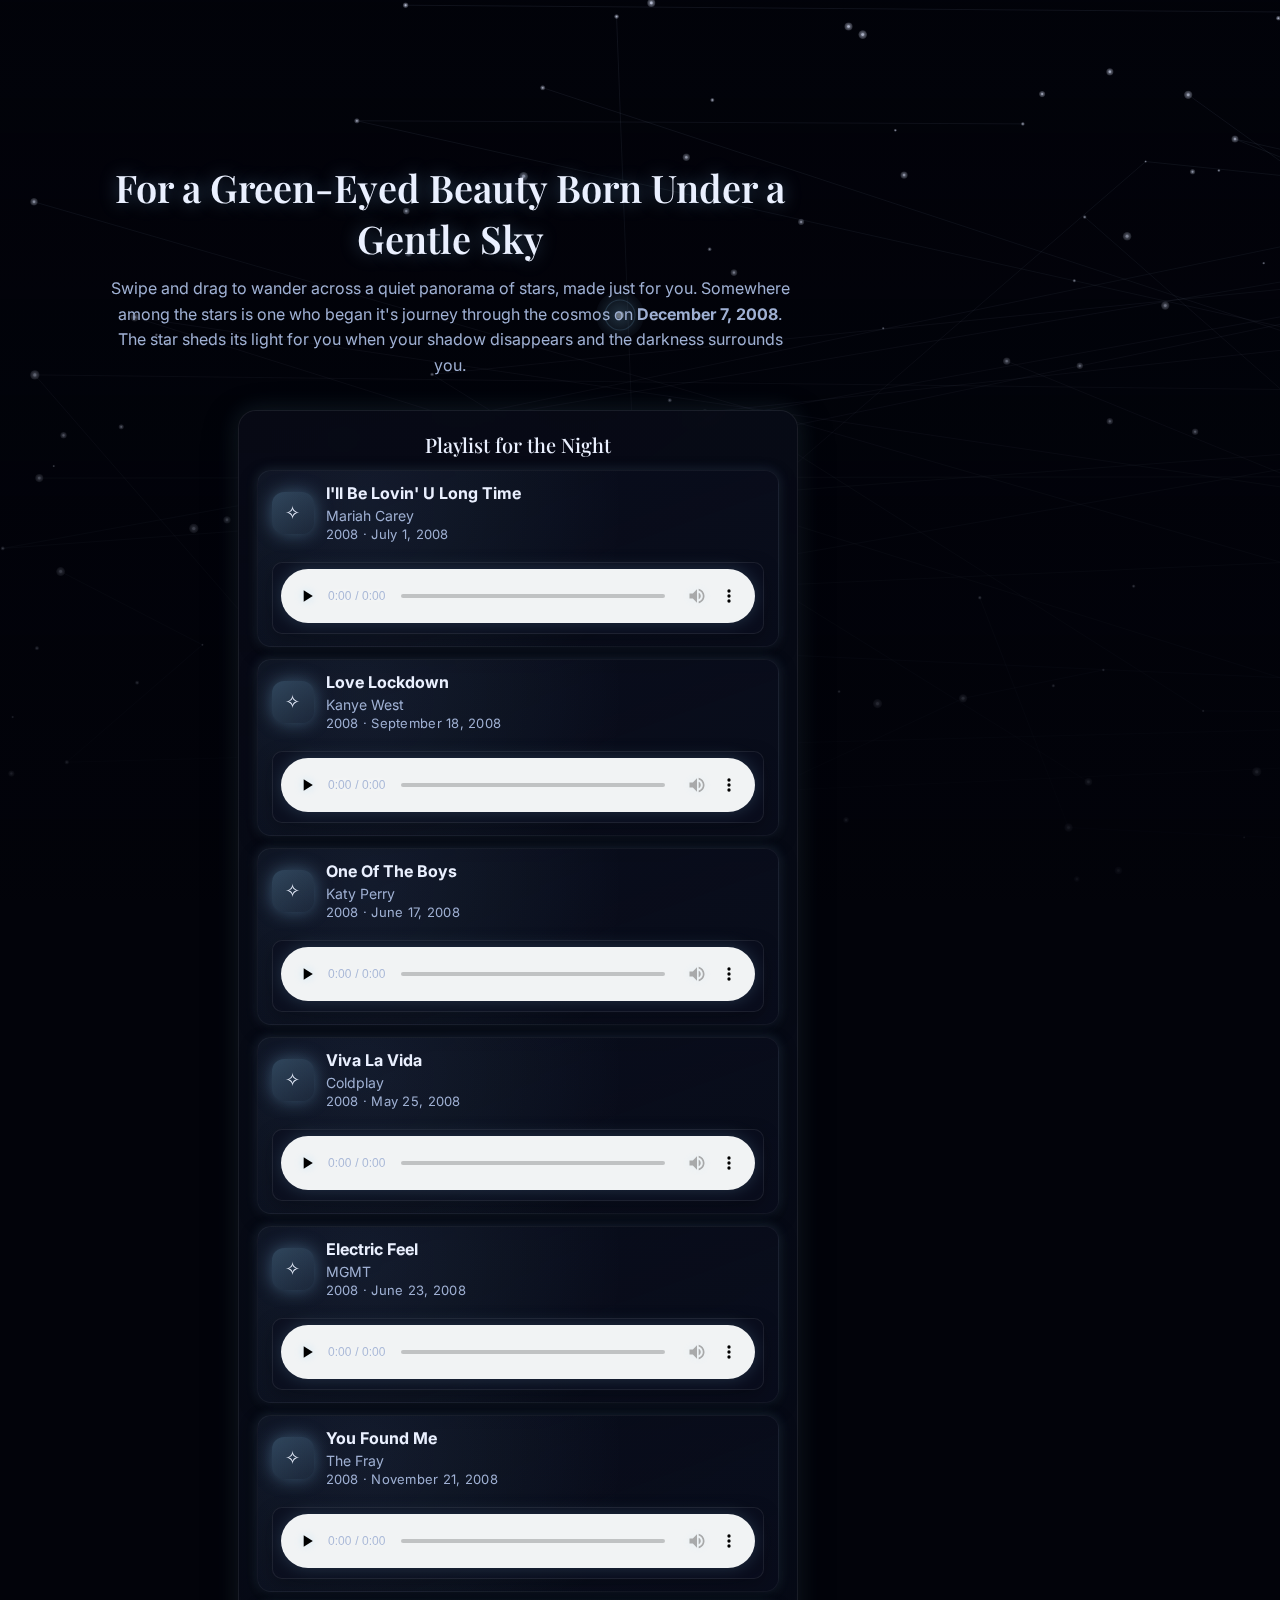
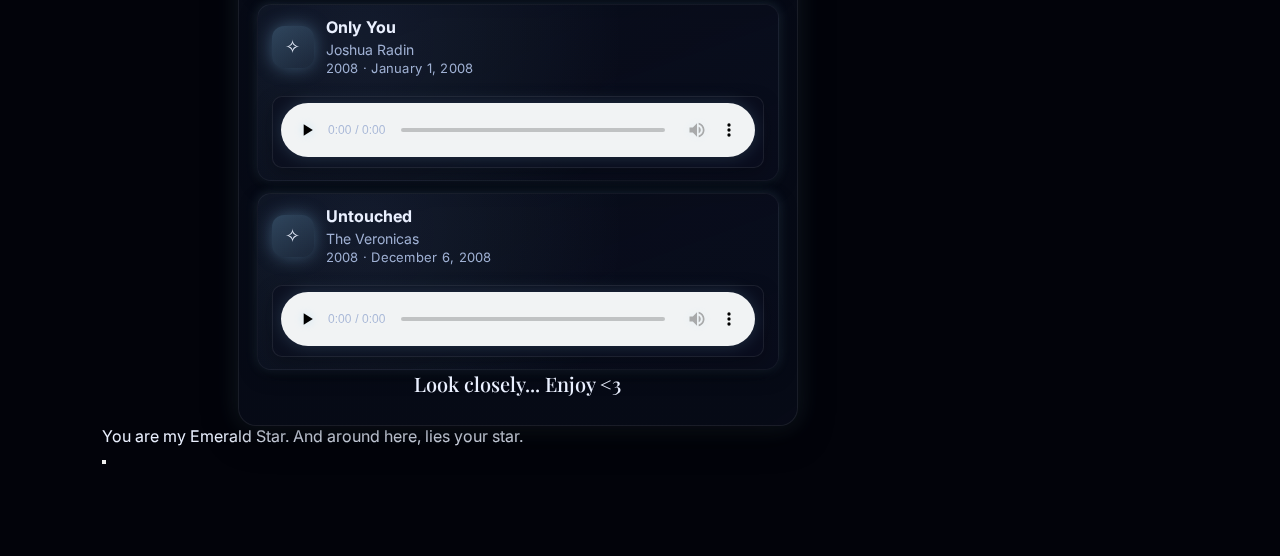
<file: index.html>
<!DOCTYPE html>
<html lang="en">
<head>
  <meta charset="UTF-8">
  <meta name="viewport" content="width=device-width, initial-scale=1.0">
  <title>Her Sky</title>
  <link rel="preconnect" href="https://fonts.googleapis.com">
  <link rel="preconnect" href="https://fonts.gstatic.com" crossorigin>
  <link href="https://fonts.googleapis.com/css2?family=Playfair+Display:wght@400;600&family=Inter:wght@300;400&display=swap" rel="stylesheet">
  <link rel="icon" type="image/png" href="favicon.png?v=2" />
  <link rel="stylesheet" href="style.css">
</head>
<body>
  <!-- Canvas background for the starfield. Drag/swipe support lives in script.js and keeps vertical scrolling intact. -->
  <div class="sky-container">
    <canvas id="sky-canvas" aria-label="Starfield canvas"></canvas>
    <div class="overlay-gradient"></div>
  </div>

  <main class="content">
    <!--
      Horizontal wrapper exposes a second panel of open sky so the birthday star is easy to see/tap.
      The two panels snap on swipe (mobile + desktop), while vertical scrolling still works for the playlist height.
    -->
    <div class="sky-wrapper" aria-label="Sky panels">
      <section class="panel panel-main">
        <div class="intro">
          <h1>For a Green-Eyed Beauty Born Under a Gentle Sky</h1>
          <p>Swipe and drag to wander across a quiet panorama of stars, made just for you. Somewhere among the stars is one who began it's journey through the cosmos on <strong>December 7, 2008</strong>. The star sheds its light for you when your shadow disappears and the darkness surrounds you.</p>
        </div>

        <!-- Playlist cards are injected from script.js so you can edit the songs array directly there. -->
        <section class="playlist" aria-label="Playlist">
          <h2>Playlist for the Night</h2>
          <div id="song-list" class="song-list"><!-- Populated by script.js --></div>
          <h2>Look closely... Enjoy <3</h2>
        </section>
      </section>

      <section class="panel panel-starfield" aria-label="Birthday star panel">
        <div class="star-panel-copy">
          <p>You are my Emerald Star. And around here, lies your star.</p>
        </div>
        <!--
          Clickable overlay for the special birthday star.
          Update the href/JS hook in script.js if you change the destination link later.
        -->
        <button class="birthday-star-hitbox" aria-label="Open birthday star page" type="button"></button>
      </section>
    </div>
  </main>

  <script src="script.js"></script>
</body>
</html>
</file>
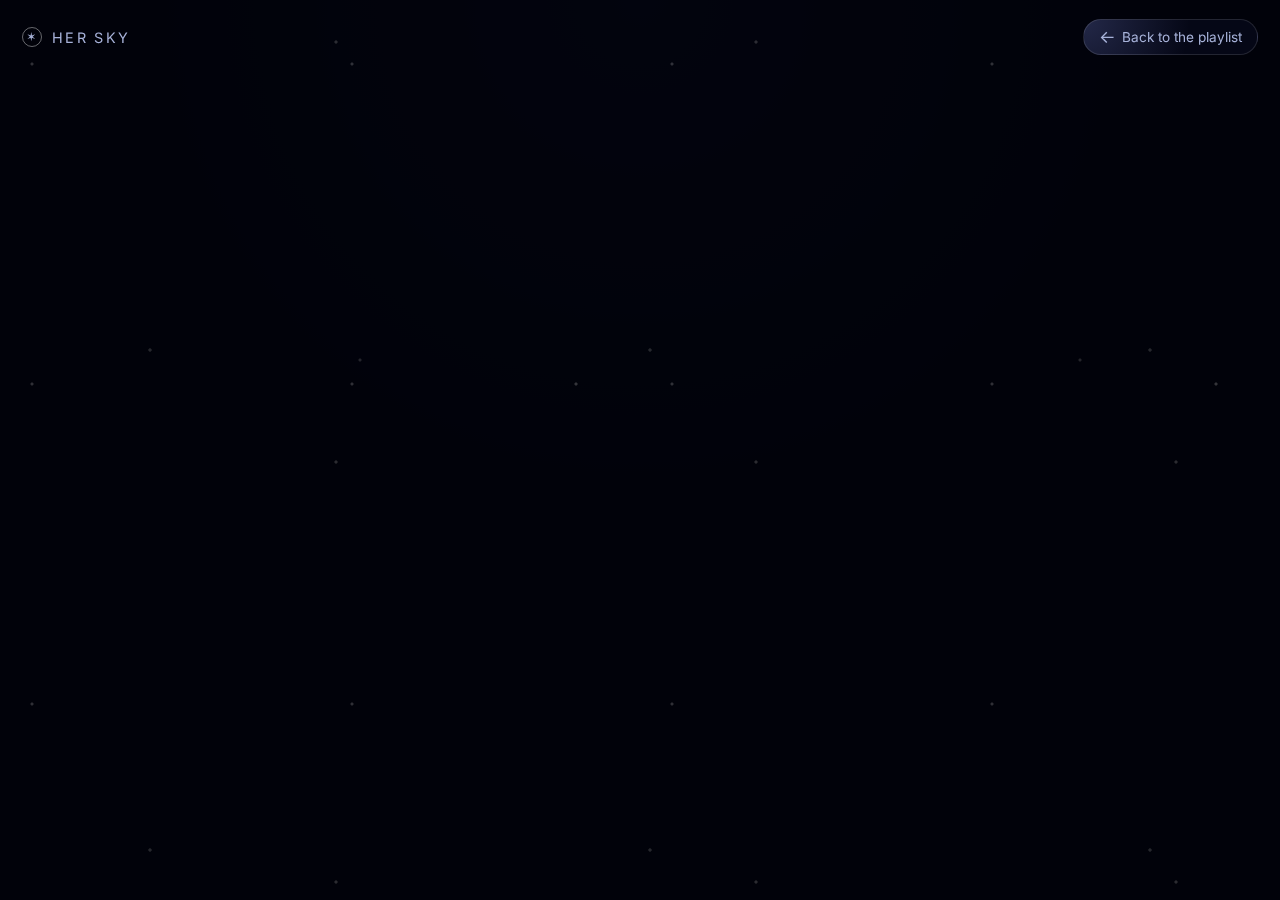
<file: star.html>
<!DOCTYPE html>
<html lang="en">
<head>
  <meta charset="UTF-8" />
  <meta name="viewport" content="width=device-width, initial-scale=1.0" />
  <title>Her Birthday Star</title>

  <!-- Fonts -->
  <link rel="preconnect" href="https://fonts.googleapis.com" />
  <link rel="preconnect" href="https://fonts.gstatic.com" crossorigin />
  <link
    href="https://fonts.googleapis.com/css2?family=Playfair+Display:wght@500;700&family=Inter:wght@300;400;500&display=swap"
    rel="stylesheet"
  />

  <style>
    :root {
      --bg: #02030a;
      --card: #090d1b;
      --card-soft: #0d1224;
      --accent: #c769ff;
      --accent-soft: rgba(199, 105, 255, 0.35);
      --text-main: #f7f7ff;
      --text-soft: #a7b2d9;
      --border-soft: #222844;
    }

    * {
      margin: 0;
      padding: 0;
      box-sizing: border-box;
    }

    html,
    body {
      height: 100%;
    }

    body {
      background: radial-gradient(circle at top, #101633 0, #02030a 55%);
      color: var(--text-main);
      font-family: "Inter", system-ui, -apple-system, BlinkMacSystemFont, "Segoe UI",
        sans-serif;
      display: flex;
      flex-direction: column;
      overflow-x: hidden;
      overflow-y: auto;
    }

    /* Starfield background */
    .starfield {
      position: fixed;
      inset: 0;
      overflow: hidden;
      pointer-events: none;
      z-index: -1;
      background:
        radial-gradient(circle at 10% 20%, rgba(255, 255, 255, 0.2) 0 1px, transparent 2px),
        radial-gradient(circle at 80% 10%, rgba(255, 255, 255, 0.18) 0 1.2px, transparent 2px),
        radial-gradient(circle at 30% 70%, rgba(255, 255, 255, 0.16) 0 1.3px, transparent 2px),
        radial-gradient(circle at 90% 60%, rgba(255, 255, 255, 0.22) 0 1.1px, transparent 2px),
        radial-gradient(circle at 50% 50%, rgba(255, 255, 255, 0.15) 0 1px, transparent 2px),
        #02030a;
      background-size: 320px 320px, 420px 420px, 500px 500px, 640px 640px, 720px 720px;
      animation: drift 60s linear infinite;
      opacity: 0.9;
    }

    @keyframes drift {
      from {
        background-position: 0 0, 0 0, 0 0, 0 0, 0 0;
      }
      to {
        background-position: 320px 320px, -420px 420px, 500px -500px, -640px -640px,
          720px -720px;
      }
    }

    header {
      padding: 1.2rem 1.4rem;
      display: flex;
      align-items: center;
      justify-content: space-between;
      gap: 1rem;
      position: relative;
      z-index: 10;
    }

    .brand {
      display: flex;
      align-items: center;
      gap: 0.6rem;
      font-size: 0.9rem;
      letter-spacing: 0.16em;
      text-transform: uppercase;
      color: var(--text-soft);
    }

    .brand-icon {
      width: 20px;
      height: 20px;
      border-radius: 50%;
      border: 1px solid rgba(255, 255, 255, 0.4);
      display: flex;
      align-items: center;
      justify-content: center;
      font-size: 12px;
      line-height: 1;          /* keeps the star perfectly centered */
    }

    .back-link {
      font-size: 0.85rem;
      color: var(--text-soft);
      text-decoration: none;
      border-radius: 999px;
      padding: 0.4rem 0.9rem;
      border: 1px solid rgba(255, 255, 255, 0.12);
      background: radial-gradient(circle at top left, #232848 0, #050716 60%);
      display: inline-flex;
      align-items: center;
      gap: 0.4rem;
      backdrop-filter: blur(16px);
    }

    .back-link span {
      font-size: 1.1rem;
      transform: translateY(-1px);
    }

    main {
      flex: 1;
      display: flex;
      padding: 0.7rem 1.4rem 2.4rem;
      gap: 1.4rem;
      position: relative;
      z-index: 5;
    }

    .panel {
      flex: 0 0 360px;
      max-width: 420px;
      background: radial-gradient(circle at top left, #151a33 0, #070a18 60%);
      border-radius: 1.4rem;
      padding: 1.4rem 1.5rem 1.6rem;
      border: 1px solid rgba(161, 174, 255, 0.18);
      box-shadow:
        0 18px 50px rgba(0, 0, 0, 0.55),
        0 0 40px rgba(142, 105, 255, 0.25);
      display: flex;
      flex-direction: column;
      gap: 1rem;
      position: relative;
      animation: fadeIn 1.1s ease forwards;
      opacity: 0;
    }

    .panel-title {
      font-family: "Playfair Display", serif;
      font-size: 1.8rem;
      letter-spacing: 0.03em;
    }

    .subtitle {
      font-size: 0.85rem;
      color: var(--text-soft);
    }

    .divider {
      height: 1px;
      width: 100%;
      background: linear-gradient(
        to right,
        transparent,
        rgba(255, 255, 255, 0.18),
        transparent
      );
      margin: 0.6rem 0 0.4rem;
    }

    .fact-label {
      font-size: 0.8rem;
      font-weight: 500;
      color: var(--text-soft);
      text-transform: uppercase;
      letter-spacing: 0.16em;
      margin-bottom: 0.1rem;
    }

    .fact-value {
      font-size: 0.92rem;
      margin-bottom: 0.55rem;
    }

    .poem {
      font-size: 0.9rem;
      line-height: 1.7;
      color: var(--text-soft);
    }

    .poem strong {
      color: var(--text-main);
      font-weight: 500;
    }

    .tag-row {
      margin-top: 0.6rem;
      display: flex;
      flex-wrap: wrap;
      gap: 0.45rem;
    }

    .tag {
      font-size: 0.75rem;
      padding: 0.25rem 0.6rem;
      border-radius: 999px;
      border: 1px solid rgba(255, 255, 255, 0.14);
      background: radial-gradient(circle at top, #272d55 0, #090c1c 60%);
      color: var(--text-soft);
      transition: box-shadow 0.25s ease, color 0.25s ease, border-color 0.25s ease;
    }

    .tag:hover {
      box-shadow: 0 0 12px rgba(199, 105, 255, 0.45);
      color: var(--accent);
      border-color: rgba(199, 105, 255, 0.6);
    }

    /* Star side */
    .space {
      flex: 1;
      position: relative;
      display: flex;
      align-items: center;
      justify-content: center;
      animation: fadeIn 1.3s ease forwards;
      opacity: 0;
      z-index: 10;
    }

    .star-orbit {
      position: relative;
      width: min(52vh, 360px);
      height: min(52vh, 360px);
      display: flex;
      align-items: center;
      justify-content: center;
      transition: transform 0.12s linear;
    }

    .orbit-ring {
      position: absolute;
      width: 100%;
      height: 100%;
      border-radius: 999px;
      border: 1px dashed rgba(255, 255, 255, 0.18);
      box-shadow: 0 0 40px rgba(255, 154, 190, 0.2);
      opacity: 0.9;
    }

    .star {
      width: 52%;
      height: 52%;
      border-radius: 50%;
      background: radial-gradient(
        circle at 25% 20%,
        #ffeff7 0,
        #ff7aa8 35%,
        #c22758 70%,
        #4a0b22 100%
      );
      box-shadow:
        0 0 80px rgba(255, 140, 180, 0.75),
        0 0 160px rgba(255, 140, 200, 0.55);
      position: relative;
      cursor: pointer;
      transition: transform 0.3s ease, box-shadow 0.3s ease;
      animation: pulse 4.5s ease-in-out infinite;
    }

    .star::after {
      content: "";
      position: absolute;
      inset: 18%;
      border-radius: 50%;
      background: radial-gradient(circle at 20% 18%, rgba(255, 255, 255, 0.4), transparent 55%);
      mix-blend-mode: screen;
      opacity: 0.9;
    }

    /* soft outer glow ring */
    .star::before {
      content: "";
      position: absolute;
      inset: -18%;
      border-radius: 50%;
      background: radial-gradient(circle, rgba(255, 0, 80, 0.15), transparent 70%);
      animation: starGlow 6s ease-in-out infinite;
      filter: blur(8px);
    }

    @keyframes starGlow {
      0%, 100% { opacity: 0.5; transform: scale(1); }
      50% { opacity: 0.9; transform: scale(1.15); }
    }

    @keyframes pulse {
      0%,
      100% {
        transform: scale(1);
        box-shadow:
          0 0 80px rgba(255, 140, 180, 0.75),
          0 0 160px rgba(255, 140, 200, 0.55);
      }
      50% {
        transform: scale(1.06);
        box-shadow:
          0 0 110px rgba(255, 160, 200, 0.9),
          0 0 190px rgba(255, 170, 220, 0.65);
      }
    }

    .star:hover {
      transform: scale(1.07);
    }

    .date-chip {
      position: absolute;
      top: -3rem;
      left: 50%;
      transform: translateX(-50%);
      padding: 0.35rem 0.85rem;
      font-size: 0.78rem;
      border-radius: 999px;
      background: rgba(0, 0, 0, 0.35);
      border: 1px solid rgba(255, 255, 255, 0.15);
      color: var(--text-soft);
      backdrop-filter: blur(18px);
      animation: floatChip 5.5s ease-in-out infinite;
    }

    @keyframes floatChip {
      0%, 100% { transform: translateX(-50%) translateY(0); }
      50%       { transform: translateX(-50%) translateY(-6px); }
    }

    /* thin glow line under star */
    .star-bottom-glow {
      position: absolute;
      bottom: -1.2rem;
      left: 50%;
      transform: translateX(-50%);
      width: 70%;
      height: 2px;
      background: linear-gradient(
        to right,
        transparent,
        rgba(255, 150, 200, 0.25),
        transparent
      );
      filter: blur(4px);
      opacity: 0.9;
    }

    @keyframes fadeIn {
      to { opacity: 1; }
    }

    /* Scroll-to-top button */
    .scroll-top {
      position: fixed;
      bottom: 1.6rem;
      right: 1.4rem;
      width: 44px;              /* perfect circle */
      height: 44px;
      display: flex;
      align-items: center;
      justify-content: center;
      background: radial-gradient(circle, #313a6f 0, #0b0f1f 70%);
      border-radius: 50%;
      font-size: 1.1rem;
      border: 1px solid rgba(255,255,255,0.25);
      box-shadow: 0 0 16px rgba(199,105,255,0.35);
      color: var(--text-main);
      cursor: pointer;
      opacity: 0;
      pointer-events: none;
      transition: opacity 0.4s ease;
      backdrop-filter: blur(14px);
      z-index: 20;
    }

    .scroll-top.show {
      opacity: 1;
      pointer-events: auto;
    }

    /* Mobile layout */
    @media (max-width: 900px) {
      main {
        flex-direction: column;
        padding: 0.5rem 1rem 3.2rem;
      }

      .panel {
        flex: unset;
        width: 100%;
        max-width: none;
        margin-bottom: 0.6rem;
      }

      .space {
        padding: 1.4rem 0 3.6rem;
      }

      .star-orbit {
        width: min(70vw, 340px);
        height: min(70vw, 340px);
      }

      .date-chip {
        top: -3.3rem;
      }

      header {
        padding: 0.9rem 1rem;
      }
    }
  </style>
</head>
<body>
  <div class="starfield"></div>

  <header>
    <div class="brand">
      <div class="brand-icon">✶</div>
      <span>Her Sky</span>
    </div>
    <a class="back-link" href="index.html">
      <span>←</span>
      Back to the playlist
    </a>
  </header>

  <main>
    <!-- LEFT: INFO PANEL -->
    <section class="panel">
      <div>
        <div class="panel-title">Keid — Her Birthday Star</div>
        <p class="subtitle">
          A quiet K-type star whose light began its journey toward Earth on
          <strong>December 7th, 2008</strong>.
        </p>
      </div>

      <div class="divider"></div>

      <!-- FACTS -->
      <div>
        <div class="fact-label">Spectral Class</div>
        <div class="fact-value">K1 V · Warm main-sequence star</div>

        <div class="fact-label">Distance</div>
        <div class="fact-value">≈ 16.3 light years away</div>

        <div class="fact-label">Constellation</div>
        <div class="fact-value">Eridanus</div>

        <div class="fact-label">Surface Temperature</div>
        <div class="fact-value">~4,300 – 4,900 K</div>
      </div>

      <div class="divider"></div>

      <!-- POETIC TEXT -->
      <p class="poem">
        On the night you were born, this star was already on its way — sending out light that
        would take years to arrive here. Every photon that reaches us now started its journey
        on <strong>your first evening in this world</strong>.<br />
        When you look at Keid, you’re not just seeing a star; you’re seeing a memory the
        universe kept for you.
      </p>

      <div class="tag-row">
        <span class="tag">For December 7th, 2008</span>
        <span class="tag">A light that remembers you</span>
        <span class="tag">Your quiet corner of the sky</span>
      </div>
    </section>

    <!-- RIGHT: STAR -->
    <section class="space">
      <div class="star-orbit">
        <div class="orbit-ring"></div>

        <!-- CLICKABLE STAR -->
        <div
          class="star"
          onclick="window.open('https://mybirthdaystar.pages.dev', '_blank')"
          title="Open the external birthday star page"
        ></div>

        <div class="star-bottom-glow"></div>
        <div class="date-chip">December 7th, 2008</div>
      </div>
    </section>
  </main>

  <!-- Scroll to top button -->
  <div class="scroll-top" id="scrollTopBtn">✶</div>

  <script>
    // Subtle parallax for the star orbit
    const orbit = document.querySelector('.star-orbit');
    window.addEventListener('scroll', () => {
      const y = window.scrollY || window.pageYOffset;
      orbit.style.transform = `translateY(${y * 0.08}px)`;
    });

    // Scroll-to-top button behaviour
    const scrollBtn = document.getElementById('scrollTopBtn');
    window.addEventListener('scroll', () => {
      if (window.scrollY > 250) {
        scrollBtn.classList.add('show');
      } else {
        scrollBtn.classList.remove('show');
      }
    });

    scrollBtn.addEventListener('click', () => {
      window.scrollTo({ top: 0, behavior: 'smooth' });
    });
  </script>
</body>
</html>
</file>
<file: style.css>
:root {
  --bg: #02030a;
  --star: #dfe7ff;
  --special: #8fd4ff;
  --text-main: #eaf0ff;
  --text-sub: #9fb0d3;
  --card: rgba(10, 14, 30, 0.65);
  --glow: 0 0 18px rgba(143, 212, 255, 0.35);
  --font-heading: 'Playfair Display', serif;
  --font-body: 'Inter', sans-serif;
}

* {
  box-sizing: border-box;
  margin: 0;
  padding: 0;
}

body {
  background: var(--bg);
  color: var(--text-main);
  font-family: var(--font-body);
  min-height: 100vh;
  /* Allow natural page scrolling on both desktop and mobile */
  overflow-x: hidden;
}

.sky-container {
  position: fixed;
  inset: 0;
  z-index: 0;
}

#sky-canvas {
  width: 100%;
  height: 100%;
  display: block;
}

.overlay-gradient {
  position: absolute;
  inset: 0;
  background: linear-gradient(180deg, rgba(2, 3, 10, 0.2) 0%, rgba(2, 3, 10, 0.75) 60%, rgba(2, 3, 10, 0.95) 100%);
  pointer-events: none;
}

.content {
  position: relative;
  z-index: 1;
  padding: 16vh 8vw 10vh;
  max-width: 900px;
}

.intro {
  margin-bottom: 32px;
  text-align: center;
}

.intro h1 {
  font-family: var(--font-heading);
  font-weight: 600;
  font-size: clamp(28px, 5vw, 38px);
  margin-bottom: 12px;
  text-shadow: var(--glow);
}

.intro p {
  color: var(--text-sub);
  line-height: 1.6;
}

.playlist {
  position: relative;
  margin: 0 auto;
  max-width: 560px;
  background: linear-gradient(145deg, rgba(10, 13, 26, 0.7), rgba(12, 18, 35, 0.5));
  border: 1px solid rgba(255, 255, 255, 0.08);
  border-radius: 18px;
  padding: 20px 18px 16px;
  box-shadow: 0 10px 35px rgba(0, 0, 0, 0.45), 0 0 24px rgba(143, 212, 255, 0.14);
  backdrop-filter: blur(12px);
}

.playlist h2 {
  font-family: var(--font-heading);
  font-weight: 500;
  font-size: 20px;
  text-align: center;
  margin-bottom: 12px;
  color: var(--text-main);
}

.song-list {
  display: flex;
  flex-direction: column;
  gap: 12px;
}

.song-card {
  display: grid;
  grid-template-columns: auto 1fr;
  gap: 12px;
  padding: 12px 14px;
  border-radius: 14px;
  background: radial-gradient(circle at 20% 20%, rgba(143, 212, 255, 0.08), transparent 60%),
    linear-gradient(160deg, rgba(10, 14, 30, 0.7), rgba(12, 18, 35, 0.45));
  border: 1px solid rgba(255, 255, 255, 0.05);
  box-shadow: 0 6px 18px rgba(0, 0, 0, 0.35), 0 0 12px rgba(143, 212, 255, 0.16);
  align-items: center;
}

.song-icon {
  width: 42px;
  height: 42px;
  display: grid;
  place-items: center;
  border-radius: 12px;
  background: linear-gradient(145deg, rgba(143, 212, 255, 0.25), rgba(143, 212, 255, 0.08));
  color: var(--text-main);
  font-size: 18px;
  box-shadow: var(--glow);
}

.song-meta {
  display: flex;
  flex-direction: column;
  gap: 2px;
}

.song-title {
  font-size: 16px;
  color: var(--text-main);
  margin-bottom: 2px;
}

.song-artist {
  color: var(--text-sub);
  font-size: 14px;
}

.song-year {
  color: var(--text-sub);
  font-size: 13px;
  letter-spacing: 0.02em;
}

.audio-player {
  grid-column: 1 / -1;
  width: 100%;
  margin-top: 8px;
  background: rgba(10, 14, 30, 0.6);
  border-radius: 10px;
  border: 1px solid rgba(255, 255, 255, 0.08);
  padding: 6px 8px;
  box-shadow: 0 6px 18px rgba(0, 0, 0, 0.25);
}

.audio-player audio {
  width: 100%;
  filter: drop-shadow(0 0 8px rgba(143, 212, 255, 0.18));
}

/* Subtle cleanup for built-in audio UI */
.audio-player audio::-webkit-media-controls-panel {
  background: transparent;
  border-radius: 8px;
}

.audio-player audio::-webkit-media-controls-play-button,
.audio-player audio::-webkit-media-controls-mute-button {
  filter: drop-shadow(0 0 4px rgba(143, 212, 255, 0.4));
}

.audio-player audio::-webkit-media-controls-current-time-display,
.audio-player audio::-webkit-media-controls-time-remaining-display {
  color: var(--text-sub);
  font-size: 12px;
}

@media (max-width: 520px) {
  .content {
    padding: 14vh 5vw 10vh;
  }

  .song-card {
    grid-template-columns: auto 1fr;
  }

  .song-title {
    font-size: 15px;
  }

  .song-artist,
  .song-year {
    font-size: 13px;
  }
}

@media (min-width: 720px) {
  .content {
    padding-top: 18vh;
  }

  .playlist {
    position: relative;
    left: 50%;
    transform: translateX(-50%);
  }
}
</file>
